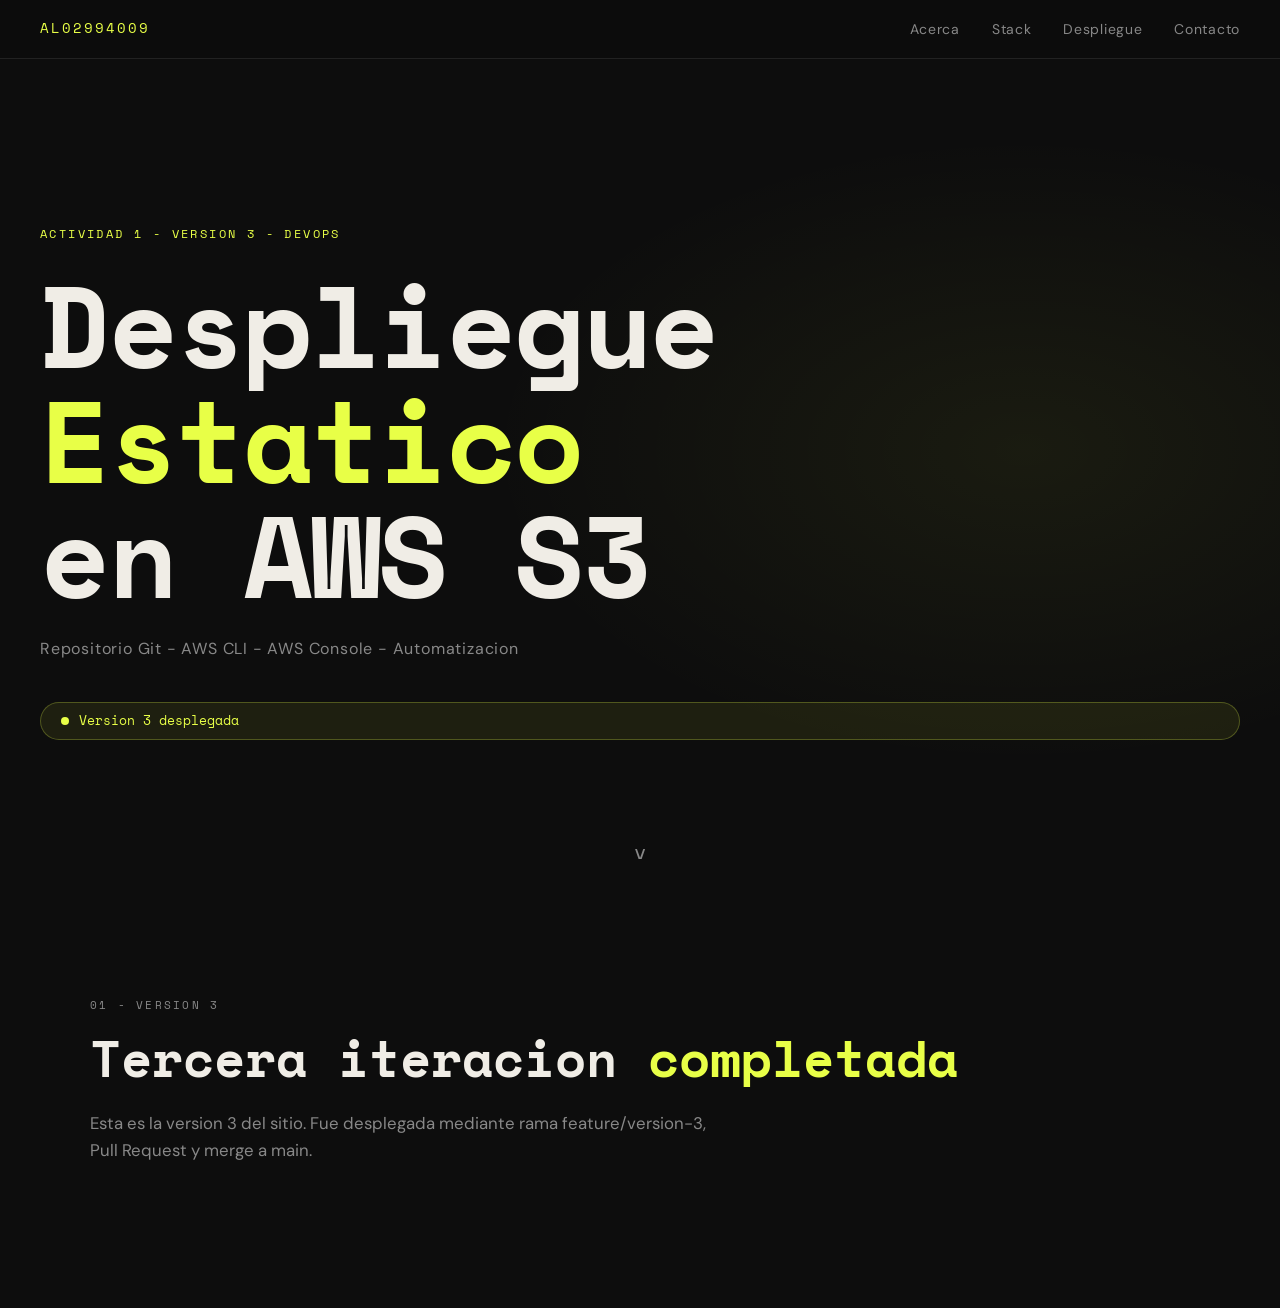
<file: sitio/index.html>
﻿<!DOCTYPE html>
<html lang="es">
<head>
  <meta charset="UTF-8" />
  <meta name="viewport" content="width=device-width, initial-scale=1.0"/>
  <title>Portafolio DevOps - al02994009</title>
  <link rel="preconnect" href="https://fonts.googleapis.com"/>
  <link href="https://fonts.googleapis.com/css2?family=Space+Mono:wght@400;700&family=DM+Sans:wght@300;400;600&display=swap" rel="stylesheet"/>
  <link rel="stylesheet" href="style.css"/>
</head>
<body>
  <nav class="nav">
    <span class="nav-logo">AL02994009</span>
    <ul class="nav-links">
      <li><a href="#about">Acerca</a></li>
      <li><a href="#stack">Stack</a></li>
      <li><a href="#deploy">Despliegue</a></li>
      <li><a href="#contact">Contacto</a></li>
    </ul>
  </nav>
  <section class="hero">
    <div class="hero-tag">ACTIVIDAD 1 - VERSION 3 - DEVOPS</div>
    <h1 class="hero-title">Despliegue<br/><span class="accent">Estatico</span><br/>en AWS S3</h1>
    <p class="hero-sub">Repositorio Git - AWS CLI - AWS Console - Automatizacion</p>
    <div class="hero-badge"><span class="dot"></span> Version 3 desplegada</div>
    <div class="scroll-hint">v</div>
  </section>
  <section class="section" id="about">
    <div class="container">
      <div class="label">01 - VERSION 3</div>
      <h2>Tercera iteracion <span class="accent">completada</span></h2>
      <p class="body-text">Esta es la version 3 del sitio. Fue desplegada mediante rama feature/version-3, Pull Request y merge a main.</p>
    </div>
  </section>
</body>
</html>
</file>
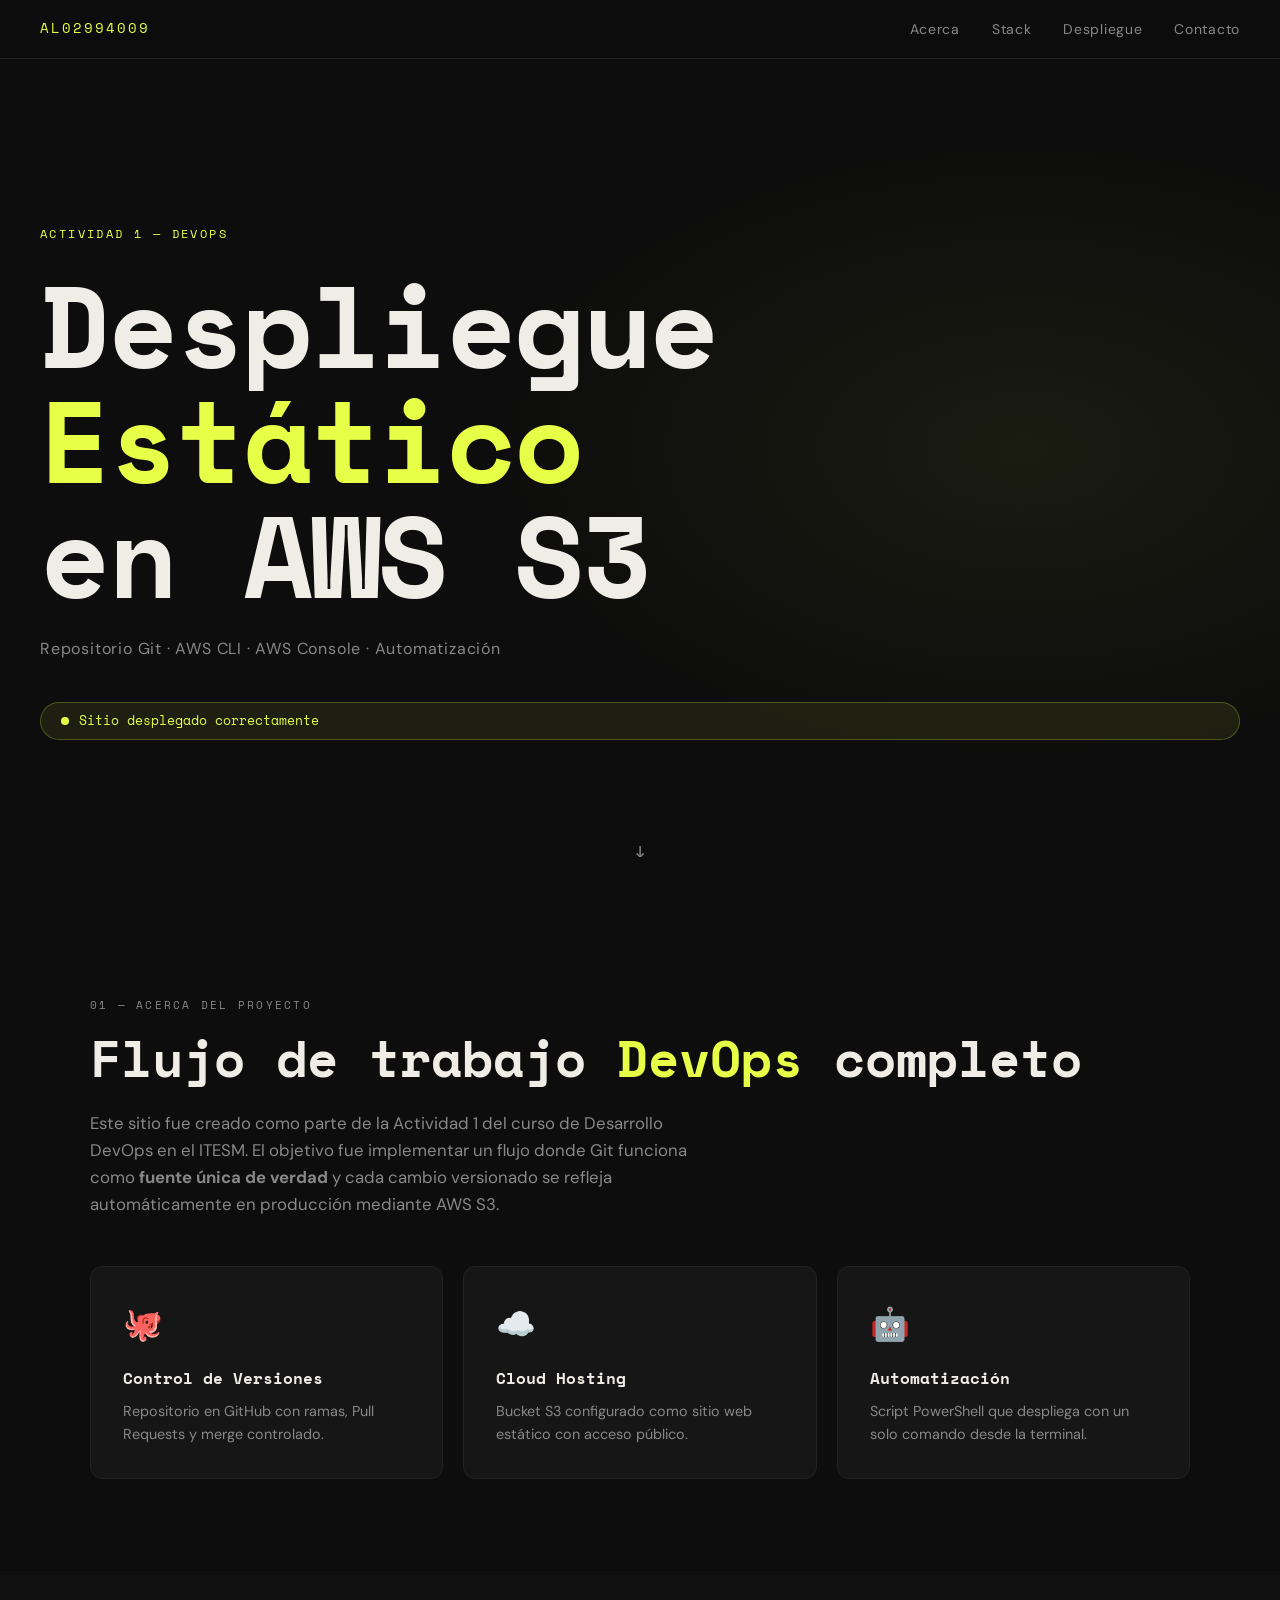
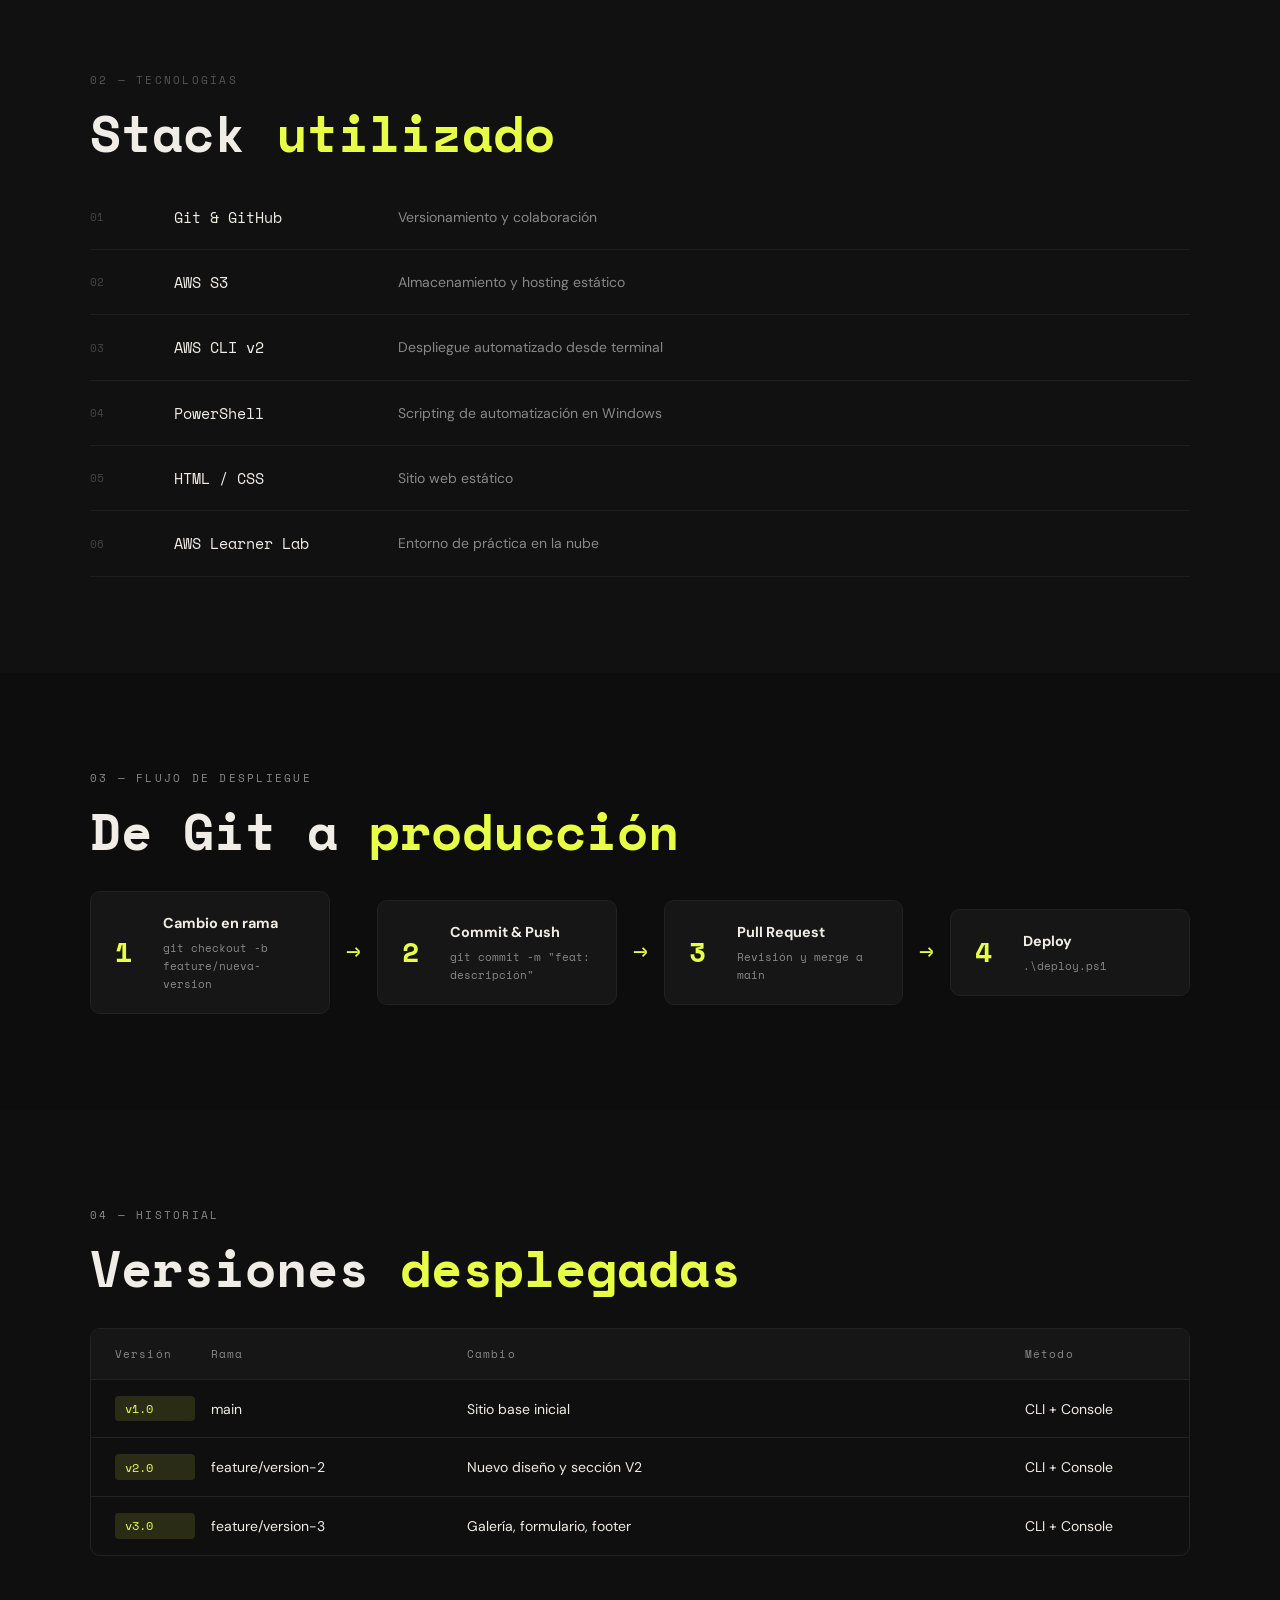
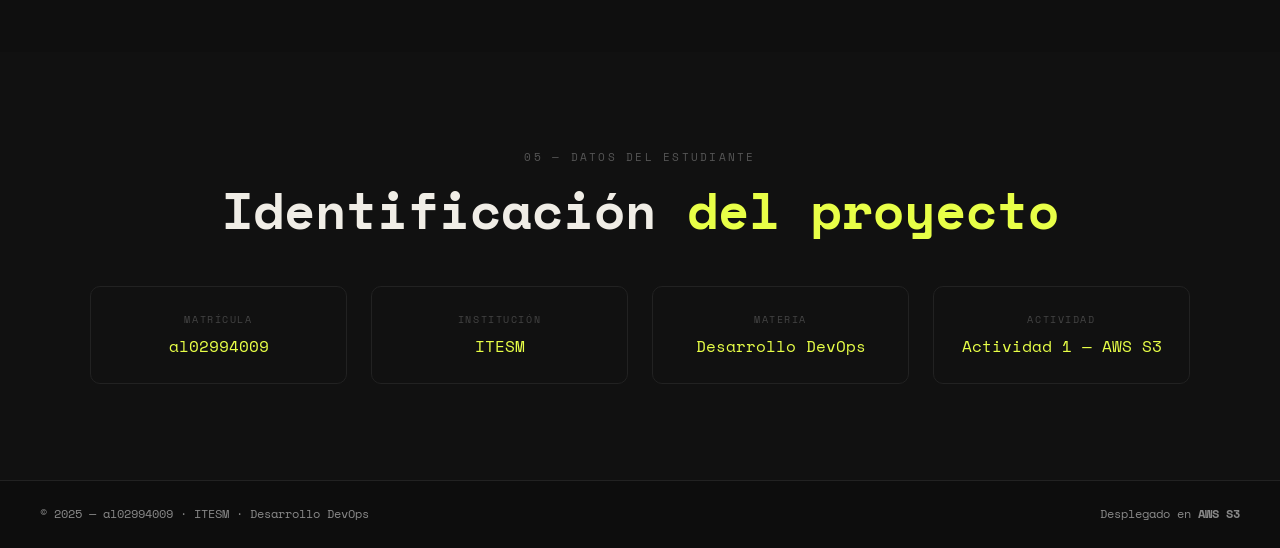
<file: sitio/sitio/index.html>
<!DOCTYPE html>
<html lang="es">
<head>
  <meta charset="UTF-8" />
  <meta name="viewport" content="width=device-width, initial-scale=1.0"/>
  <title>Portafolio DevOps — al02994009</title>
  <link rel="preconnect" href="https://fonts.googleapis.com"/>
  <link href="https://fonts.googleapis.com/css2?family=Space+Mono:wght@400;700&family=DM+Sans:wght@300;400;600&display=swap" rel="stylesheet"/>
  <link rel="stylesheet" href="style.css"/>
</head>
<body>

  <!-- NAV -->
  <nav class="nav">
    <span class="nav-logo">AL02994009</span>
    <ul class="nav-links">
      <li><a href="#about">Acerca</a></li>
      <li><a href="#stack">Stack</a></li>
      <li><a href="#deploy">Despliegue</a></li>
      <li><a href="#contact">Contacto</a></li>
    </ul>
  </nav>

  <!-- HERO -->
  <section class="hero">
    <div class="hero-tag">ACTIVIDAD 1 — DEVOPS</div>
    <h1 class="hero-title">Despliegue<br/><span class="accent">Estático</span><br/>en AWS S3</h1>
    <p class="hero-sub">Repositorio Git · AWS CLI · AWS Console · Automatización</p>
    <div class="hero-badge">
      <span class="dot"></span> Sitio desplegado correctamente
    </div>
    <div class="scroll-hint">↓</div>
  </section>

  <!-- ABOUT -->
  <section class="section" id="about">
    <div class="container">
      <div class="label">01 — ACERCA DEL PROYECTO</div>
      <h2>Flujo de trabajo <span class="accent">DevOps</span> completo</h2>
      <p class="body-text">
        Este sitio fue creado como parte de la Actividad 1 del curso de Desarrollo DevOps en el ITESM.
        El objetivo fue implementar un flujo donde Git funciona como <strong>fuente única de verdad</strong>
        y cada cambio versionado se refleja automáticamente en producción mediante AWS S3.
      </p>
      <div class="cards-grid">
        <div class="card">
          <div class="card-icon">🐙</div>
          <h3>Control de Versiones</h3>
          <p>Repositorio en GitHub con ramas, Pull Requests y merge controlado.</p>
        </div>
        <div class="card">
          <div class="card-icon">☁️</div>
          <h3>Cloud Hosting</h3>
          <p>Bucket S3 configurado como sitio web estático con acceso público.</p>
        </div>
        <div class="card">
          <div class="card-icon">🤖</div>
          <h3>Automatización</h3>
          <p>Script PowerShell que despliega con un solo comando desde la terminal.</p>
        </div>
      </div>
    </div>
  </section>

  <!-- STACK -->
  <section class="section dark" id="stack">
    <div class="container">
      <div class="label light">02 — TECNOLOGÍAS</div>
      <h2 class="light">Stack <span class="accent">utilizado</span></h2>
      <div class="stack-list">
        <div class="stack-item"><span class="stack-num">01</span><span class="stack-name">Git & GitHub</span><span class="stack-desc">Versionamiento y colaboración</span></div>
        <div class="stack-item"><span class="stack-num">02</span><span class="stack-name">AWS S3</span><span class="stack-desc">Almacenamiento y hosting estático</span></div>
        <div class="stack-item"><span class="stack-num">03</span><span class="stack-name">AWS CLI v2</span><span class="stack-desc">Despliegue automatizado desde terminal</span></div>
        <div class="stack-item"><span class="stack-num">04</span><span class="stack-name">PowerShell</span><span class="stack-desc">Scripting de automatización en Windows</span></div>
        <div class="stack-item"><span class="stack-num">05</span><span class="stack-name">HTML / CSS</span><span class="stack-desc">Sitio web estático</span></div>
        <div class="stack-item"><span class="stack-num">06</span><span class="stack-name">AWS Learner Lab</span><span class="stack-desc">Entorno de práctica en la nube</span></div>
      </div>
    </div>
  </section>

  <!-- DEPLOY FLOW -->
  <section class="section" id="deploy">
    <div class="container">
      <div class="label">03 — FLUJO DE DESPLIEGUE</div>
      <h2>De Git a <span class="accent">producción</span></h2>
      <div class="flow">
        <div class="flow-step">
          <div class="flow-num">1</div>
          <div class="flow-text">
            <strong>Cambio en rama</strong>
            <span>git checkout -b feature/nueva-version</span>
          </div>
        </div>
        <div class="flow-arrow">→</div>
        <div class="flow-step">
          <div class="flow-num">2</div>
          <div class="flow-text">
            <strong>Commit & Push</strong>
            <span>git commit -m "feat: descripción"</span>
          </div>
        </div>
        <div class="flow-arrow">→</div>
        <div class="flow-step">
          <div class="flow-num">3</div>
          <div class="flow-text">
            <strong>Pull Request</strong>
            <span>Revisión y merge a main</span>
          </div>
        </div>
        <div class="flow-arrow">→</div>
        <div class="flow-step">
          <div class="flow-num">4</div>
          <div class="flow-text">
            <strong>Deploy</strong>
            <span>.\deploy.ps1</span>
          </div>
        </div>
      </div>
    </div>
  </section>

  <!-- VERSIONS -->
  <section class="section alt" id="versions">
    <div class="container">
      <div class="label">04 — HISTORIAL</div>
      <h2>Versiones <span class="accent">desplegadas</span></h2>
      <div class="versions-table">
        <div class="ver-row header">
          <span>Versión</span><span>Rama</span><span>Cambio</span><span>Método</span>
        </div>
        <div class="ver-row">
          <span class="ver-tag">v1.0</span><span>main</span><span>Sitio base inicial</span><span>CLI + Console</span>
        </div>
        <div class="ver-row">
          <span class="ver-tag">v2.0</span><span>feature/version-2</span><span>Nuevo diseño y sección V2</span><span>CLI + Console</span>
        </div>
        <div class="ver-row">
          <span class="ver-tag">v3.0</span><span>feature/version-3</span><span>Galería, formulario, footer</span><span>CLI + Console</span>
        </div>
      </div>
    </div>
  </section>

  <!-- CONTACT -->
  <section class="section dark" id="contact">
    <div class="container center">
      <div class="label light">05 — DATOS DEL ESTUDIANTE</div>
      <h2 class="light">Identificación <span class="accent">del proyecto</span></h2>
      <div class="info-grid">
        <div class="info-item"><span class="info-label">Matrícula</span><span class="info-val">al02994009</span></div>
        <div class="info-item"><span class="info-label">Institución</span><span class="info-val">ITESM</span></div>
        <div class="info-item"><span class="info-label">Materia</span><span class="info-val">Desarrollo DevOps</span></div>
        <div class="info-item"><span class="info-label">Actividad</span><span class="info-val">Actividad 1 — AWS S3</span></div>
      </div>
    </div>
  </section>

  <!-- FOOTER -->
  <footer class="footer">
    <span>© 2025 — al02994009 · ITESM · Desarrollo DevOps</span>
    <span>Desplegado en <strong>AWS S3</strong></span>
  </footer>

  <script src="script.js"></script>
</body>
</html>
</file>
<file: sitio/style.css>
/* ===========================
   VARIABLES & RESET
   =========================== */
:root {
  --bg: #0d0d0d;
  --bg2: #111;
  --bg-alt: #f5f3ee;
  --text: #f0ede6;
  --text-muted: #888;
  --accent: #e8ff47;
  --accent2: #ff6b35;
  --border: #222;
  --card-bg: #161616;
  --font-mono: 'Space Mono', monospace;
  --font-body: 'DM Sans', sans-serif;
}

*, *::before, *::after { box-sizing: border-box; margin: 0; padding: 0; }

html { scroll-behavior: smooth; }

body {
  background: var(--bg);
  color: var(--text);
  font-family: var(--font-body);
  font-size: 16px;
  line-height: 1.6;
  overflow-x: hidden;
}

/* ===========================
   NAV
   =========================== */
.nav {
  position: fixed; top: 0; left: 0; right: 0; z-index: 100;
  display: flex; justify-content: space-between; align-items: center;
  padding: 1rem 2.5rem;
  background: rgba(13,13,13,0.9);
  backdrop-filter: blur(12px);
  border-bottom: 1px solid var(--border);
}
.nav-logo {
  font-family: var(--font-mono);
  font-size: .85rem;
  color: var(--accent);
  letter-spacing: .15em;
}
.nav-links { display: flex; gap: 2rem; list-style: none; }
.nav-links a {
  color: var(--text-muted);
  text-decoration: none;
  font-size: .875rem;
  letter-spacing: .05em;
  transition: color .2s;
}
.nav-links a:hover { color: var(--accent); }

/* ===========================
   HERO
   =========================== */
.hero {
  min-height: 100vh;
  display: flex; flex-direction: column; justify-content: center;
  padding: 8rem 2.5rem 4rem;
  position: relative;
  background:
    radial-gradient(ellipse 60% 50% at 80% 50%, rgba(232,255,71,0.06) 0%, transparent 70%),
    var(--bg);
}
.hero-tag {
  font-family: var(--font-mono);
  font-size: .75rem;
  letter-spacing: .2em;
  color: var(--accent);
  margin-bottom: 1.5rem;
  animation: fadeUp .6s ease both;
}
.hero-title {
  font-family: var(--font-mono);
  font-size: clamp(3rem, 9vw, 7.5rem);
  font-weight: 700;
  line-height: 1;
  letter-spacing: -.02em;
  animation: fadeUp .6s .1s ease both;
}
.hero-sub {
  margin-top: 1.5rem;
  color: var(--text-muted);
  font-size: 1rem;
  letter-spacing: .05em;
  animation: fadeUp .6s .2s ease both;
}
.hero-badge {
  display: inline-flex; align-items: center; gap: .6rem;
  margin-top: 2.5rem;
  background: rgba(232,255,71,.08);
  border: 1px solid rgba(232,255,71,.25);
  border-radius: 2rem;
  padding: .5rem 1.25rem;
  font-size: .8rem;
  font-family: var(--font-mono);
  color: var(--accent);
  animation: fadeUp .6s .35s ease both;
}
.dot {
  width: 8px; height: 8px;
  background: var(--accent);
  border-radius: 50%;
  animation: pulse 1.5s infinite;
}
@keyframes pulse {
  0%,100% { opacity: 1; transform: scale(1); }
  50% { opacity: .4; transform: scale(.7); }
}
.scroll-hint {
  position: absolute; bottom: 2rem; left: 50%;
  transform: translateX(-50%);
  font-family: var(--font-mono);
  font-size: 1.25rem;
  color: var(--text-muted);
  animation: bounce 2s infinite;
}
@keyframes bounce {
  0%,100% { transform: translateX(-50%) translateY(0); }
  50% { transform: translateX(-50%) translateY(8px); }
}
@keyframes fadeUp {
  from { opacity: 0; transform: translateY(24px); }
  to   { opacity: 1; transform: translateY(0); }
}

/* ===========================
   ACCENT
   =========================== */
.accent { color: var(--accent); }

/* ===========================
   SECTIONS
   =========================== */
.section { padding: 6rem 2.5rem; }
.section.dark { background: var(--bg2); }
.section.alt  { background: #0f0f0f; }
.container { max-width: 1100px; margin: 0 auto; }
.container.center { text-align: center; }

.label {
  font-family: var(--font-mono);
  font-size: .7rem;
  letter-spacing: .2em;
  color: var(--text-muted);
  margin-bottom: 1rem;
  text-transform: uppercase;
}
.label.light { color: #555; }

h2 {
  font-family: var(--font-mono);
  font-size: clamp(2rem, 4vw, 3.25rem);
  line-height: 1.1;
  margin-bottom: 1.5rem;
}
h2.light { color: var(--text); }
h3 { font-family: var(--font-mono); font-size: 1rem; margin-bottom: .5rem; }

.body-text {
  max-width: 620px;
  color: var(--text-muted);
  font-size: 1.05rem;
  margin-bottom: 3rem;
}

/* CARDS */
.cards-grid {
  display: grid;
  grid-template-columns: repeat(auto-fit, minmax(260px, 1fr));
  gap: 1.25rem;
}
.card {
  background: var(--card-bg);
  border: 1px solid var(--border);
  border-radius: 12px;
  padding: 2rem;
  transition: border-color .3s, transform .3s;
}
.card:hover { border-color: var(--accent); transform: translateY(-4px); }
.card-icon { font-size: 2rem; margin-bottom: 1rem; }
.card p { color: var(--text-muted); font-size: .9rem; margin-top: .5rem; }

/* STACK LIST */
.stack-list { display: flex; flex-direction: column; gap: 0; }
.stack-item {
  display: grid;
  grid-template-columns: 60px 200px 1fr;
  align-items: center;
  gap: 1.5rem;
  padding: 1.25rem 0;
  border-bottom: 1px solid #1e1e1e;
  transition: background .2s;
}
.stack-item:hover { background: rgba(232,255,71,.03); }
.stack-num { font-family: var(--font-mono); font-size: .7rem; color: #444; }
.stack-name { font-family: var(--font-mono); font-size: .95rem; color: var(--text); }
.stack-desc { color: var(--text-muted); font-size: .875rem; }

/* FLOW */
.flow {
  display: flex;
  align-items: center;
  flex-wrap: wrap;
  gap: 1rem;
  margin-top: 2rem;
}
.flow-step {
  display: flex; align-items: center; gap: 1rem;
  background: var(--card-bg);
  border: 1px solid var(--border);
  border-radius: 10px;
  padding: 1.25rem 1.5rem;
  flex: 1; min-width: 180px;
}
.flow-num {
  font-family: var(--font-mono);
  font-size: 1.75rem;
  font-weight: 700;
  color: var(--accent);
  line-height: 1;
  min-width: 32px;
}
.flow-text { display: flex; flex-direction: column; gap: .25rem; }
.flow-text strong { font-size: .9rem; }
.flow-text span { font-family: var(--font-mono); font-size: .7rem; color: var(--text-muted); }
.flow-arrow { font-family: var(--font-mono); color: var(--accent); font-size: 1.5rem; }

/* VERSIONS TABLE */
.versions-table { margin-top: 2rem; border: 1px solid var(--border); border-radius: 10px; overflow: hidden; }
.ver-row {
  display: grid;
  grid-template-columns: 80px 240px 1fr 140px;
  gap: 1rem;
  padding: 1rem 1.5rem;
  border-bottom: 1px solid var(--border);
  font-size: .875rem;
  align-items: center;
}
.ver-row:last-child { border-bottom: none; }
.ver-row.header {
  background: #161616;
  font-family: var(--font-mono);
  font-size: .7rem;
  letter-spacing: .1em;
  color: var(--text-muted);
}
.ver-tag {
  font-family: var(--font-mono);
  font-size: .75rem;
  background: rgba(232,255,71,.12);
  color: var(--accent);
  padding: .2rem .6rem;
  border-radius: 4px;
  display: inline-block;
}

/* INFO GRID */
.info-grid {
  display: grid;
  grid-template-columns: repeat(auto-fit, minmax(200px, 1fr));
  gap: 1.5rem;
  margin-top: 3rem;
}
.info-item {
  display: flex; flex-direction: column; gap: .4rem;
  padding: 1.5rem;
  border: 1px solid #222;
  border-radius: 10px;
}
.info-label {
  font-family: var(--font-mono);
  font-size: .65rem;
  letter-spacing: .15em;
  color: #444;
  text-transform: uppercase;
}
.info-val {
  font-family: var(--font-mono);
  font-size: 1rem;
  color: var(--accent);
}

/* FOOTER */
.footer {
  display: flex; justify-content: space-between;
  padding: 1.5rem 2.5rem;
  border-top: 1px solid var(--border);
  font-family: var(--font-mono);
  font-size: .72rem;
  color: var(--text-muted);
}

/* RESPONSIVE */
@media (max-width: 768px) {
  .nav-links { display: none; }
  .flow { flex-direction: column; }
  .flow-arrow { transform: rotate(90deg); }
  .ver-row { grid-template-columns: 1fr 1fr; }
  .ver-row.header span:nth-child(3),
  .ver-row span:nth-child(3) { display: none; }
  .footer { flex-direction: column; gap: .5rem; text-align: center; }
}
</file>
<file: sitio/sitio/style.css>
/* ===========================
   VARIABLES & RESET
   =========================== */
:root {
  --bg: #0d0d0d;
  --bg2: #111;
  --bg-alt: #f5f3ee;
  --text: #f0ede6;
  --text-muted: #888;
  --accent: #e8ff47;
  --accent2: #ff6b35;
  --border: #222;
  --card-bg: #161616;
  --font-mono: 'Space Mono', monospace;
  --font-body: 'DM Sans', sans-serif;
}

*, *::before, *::after { box-sizing: border-box; margin: 0; padding: 0; }

html { scroll-behavior: smooth; }

body {
  background: var(--bg);
  color: var(--text);
  font-family: var(--font-body);
  font-size: 16px;
  line-height: 1.6;
  overflow-x: hidden;
}

/* ===========================
   NAV
   =========================== */
.nav {
  position: fixed; top: 0; left: 0; right: 0; z-index: 100;
  display: flex; justify-content: space-between; align-items: center;
  padding: 1rem 2.5rem;
  background: rgba(13,13,13,0.9);
  backdrop-filter: blur(12px);
  border-bottom: 1px solid var(--border);
}
.nav-logo {
  font-family: var(--font-mono);
  font-size: .85rem;
  color: var(--accent);
  letter-spacing: .15em;
}
.nav-links { display: flex; gap: 2rem; list-style: none; }
.nav-links a {
  color: var(--text-muted);
  text-decoration: none;
  font-size: .875rem;
  letter-spacing: .05em;
  transition: color .2s;
}
.nav-links a:hover { color: var(--accent); }

/* ===========================
   HERO
   =========================== */
.hero {
  min-height: 100vh;
  display: flex; flex-direction: column; justify-content: center;
  padding: 8rem 2.5rem 4rem;
  position: relative;
  background:
    radial-gradient(ellipse 60% 50% at 80% 50%, rgba(232,255,71,0.06) 0%, transparent 70%),
    var(--bg);
}
.hero-tag {
  font-family: var(--font-mono);
  font-size: .75rem;
  letter-spacing: .2em;
  color: var(--accent);
  margin-bottom: 1.5rem;
  animation: fadeUp .6s ease both;
}
.hero-title {
  font-family: var(--font-mono);
  font-size: clamp(3rem, 9vw, 7.5rem);
  font-weight: 700;
  line-height: 1;
  letter-spacing: -.02em;
  animation: fadeUp .6s .1s ease both;
}
.hero-sub {
  margin-top: 1.5rem;
  color: var(--text-muted);
  font-size: 1rem;
  letter-spacing: .05em;
  animation: fadeUp .6s .2s ease both;
}
.hero-badge {
  display: inline-flex; align-items: center; gap: .6rem;
  margin-top: 2.5rem;
  background: rgba(232,255,71,.08);
  border: 1px solid rgba(232,255,71,.25);
  border-radius: 2rem;
  padding: .5rem 1.25rem;
  font-size: .8rem;
  font-family: var(--font-mono);
  color: var(--accent);
  animation: fadeUp .6s .35s ease both;
}
.dot {
  width: 8px; height: 8px;
  background: var(--accent);
  border-radius: 50%;
  animation: pulse 1.5s infinite;
}
@keyframes pulse {
  0%,100% { opacity: 1; transform: scale(1); }
  50% { opacity: .4; transform: scale(.7); }
}
.scroll-hint {
  position: absolute; bottom: 2rem; left: 50%;
  transform: translateX(-50%);
  font-family: var(--font-mono);
  font-size: 1.25rem;
  color: var(--text-muted);
  animation: bounce 2s infinite;
}
@keyframes bounce {
  0%,100% { transform: translateX(-50%) translateY(0); }
  50% { transform: translateX(-50%) translateY(8px); }
}
@keyframes fadeUp {
  from { opacity: 0; transform: translateY(24px); }
  to   { opacity: 1; transform: translateY(0); }
}

/* ===========================
   ACCENT
   =========================== */
.accent { color: var(--accent); }

/* ===========================
   SECTIONS
   =========================== */
.section { padding: 6rem 2.5rem; }
.section.dark { background: var(--bg2); }
.section.alt  { background: #0f0f0f; }
.container { max-width: 1100px; margin: 0 auto; }
.container.center { text-align: center; }

.label {
  font-family: var(--font-mono);
  font-size: .7rem;
  letter-spacing: .2em;
  color: var(--text-muted);
  margin-bottom: 1rem;
  text-transform: uppercase;
}
.label.light { color: #555; }

h2 {
  font-family: var(--font-mono);
  font-size: clamp(2rem, 4vw, 3.25rem);
  line-height: 1.1;
  margin-bottom: 1.5rem;
}
h2.light { color: var(--text); }
h3 { font-family: var(--font-mono); font-size: 1rem; margin-bottom: .5rem; }

.body-text {
  max-width: 620px;
  color: var(--text-muted);
  font-size: 1.05rem;
  margin-bottom: 3rem;
}

/* CARDS */
.cards-grid {
  display: grid;
  grid-template-columns: repeat(auto-fit, minmax(260px, 1fr));
  gap: 1.25rem;
}
.card {
  background: var(--card-bg);
  border: 1px solid var(--border);
  border-radius: 12px;
  padding: 2rem;
  transition: border-color .3s, transform .3s;
}
.card:hover { border-color: var(--accent); transform: translateY(-4px); }
.card-icon { font-size: 2rem; margin-bottom: 1rem; }
.card p { color: var(--text-muted); font-size: .9rem; margin-top: .5rem; }

/* STACK LIST */
.stack-list { display: flex; flex-direction: column; gap: 0; }
.stack-item {
  display: grid;
  grid-template-columns: 60px 200px 1fr;
  align-items: center;
  gap: 1.5rem;
  padding: 1.25rem 0;
  border-bottom: 1px solid #1e1e1e;
  transition: background .2s;
}
.stack-item:hover { background: rgba(232,255,71,.03); }
.stack-num { font-family: var(--font-mono); font-size: .7rem; color: #444; }
.stack-name { font-family: var(--font-mono); font-size: .95rem; color: var(--text); }
.stack-desc { color: var(--text-muted); font-size: .875rem; }

/* FLOW */
.flow {
  display: flex;
  align-items: center;
  flex-wrap: wrap;
  gap: 1rem;
  margin-top: 2rem;
}
.flow-step {
  display: flex; align-items: center; gap: 1rem;
  background: var(--card-bg);
  border: 1px solid var(--border);
  border-radius: 10px;
  padding: 1.25rem 1.5rem;
  flex: 1; min-width: 180px;
}
.flow-num {
  font-family: var(--font-mono);
  font-size: 1.75rem;
  font-weight: 700;
  color: var(--accent);
  line-height: 1;
  min-width: 32px;
}
.flow-text { display: flex; flex-direction: column; gap: .25rem; }
.flow-text strong { font-size: .9rem; }
.flow-text span { font-family: var(--font-mono); font-size: .7rem; color: var(--text-muted); }
.flow-arrow { font-family: var(--font-mono); color: var(--accent); font-size: 1.5rem; }

/* VERSIONS TABLE */
.versions-table { margin-top: 2rem; border: 1px solid var(--border); border-radius: 10px; overflow: hidden; }
.ver-row {
  display: grid;
  grid-template-columns: 80px 240px 1fr 140px;
  gap: 1rem;
  padding: 1rem 1.5rem;
  border-bottom: 1px solid var(--border);
  font-size: .875rem;
  align-items: center;
}
.ver-row:last-child { border-bottom: none; }
.ver-row.header {
  background: #161616;
  font-family: var(--font-mono);
  font-size: .7rem;
  letter-spacing: .1em;
  color: var(--text-muted);
}
.ver-tag {
  font-family: var(--font-mono);
  font-size: .75rem;
  background: rgba(232,255,71,.12);
  color: var(--accent);
  padding: .2rem .6rem;
  border-radius: 4px;
  display: inline-block;
}

/* INFO GRID */
.info-grid {
  display: grid;
  grid-template-columns: repeat(auto-fit, minmax(200px, 1fr));
  gap: 1.5rem;
  margin-top: 3rem;
}
.info-item {
  display: flex; flex-direction: column; gap: .4rem;
  padding: 1.5rem;
  border: 1px solid #222;
  border-radius: 10px;
}
.info-label {
  font-family: var(--font-mono);
  font-size: .65rem;
  letter-spacing: .15em;
  color: #444;
  text-transform: uppercase;
}
.info-val {
  font-family: var(--font-mono);
  font-size: 1rem;
  color: var(--accent);
}

/* FOOTER */
.footer {
  display: flex; justify-content: space-between;
  padding: 1.5rem 2.5rem;
  border-top: 1px solid var(--border);
  font-family: var(--font-mono);
  font-size: .72rem;
  color: var(--text-muted);
}

/* RESPONSIVE */
@media (max-width: 768px) {
  .nav-links { display: none; }
  .flow { flex-direction: column; }
  .flow-arrow { transform: rotate(90deg); }
  .ver-row { grid-template-columns: 1fr 1fr; }
  .ver-row.header span:nth-child(3),
  .ver-row span:nth-child(3) { display: none; }
  .footer { flex-direction: column; gap: .5rem; text-align: center; }
}
</file>
